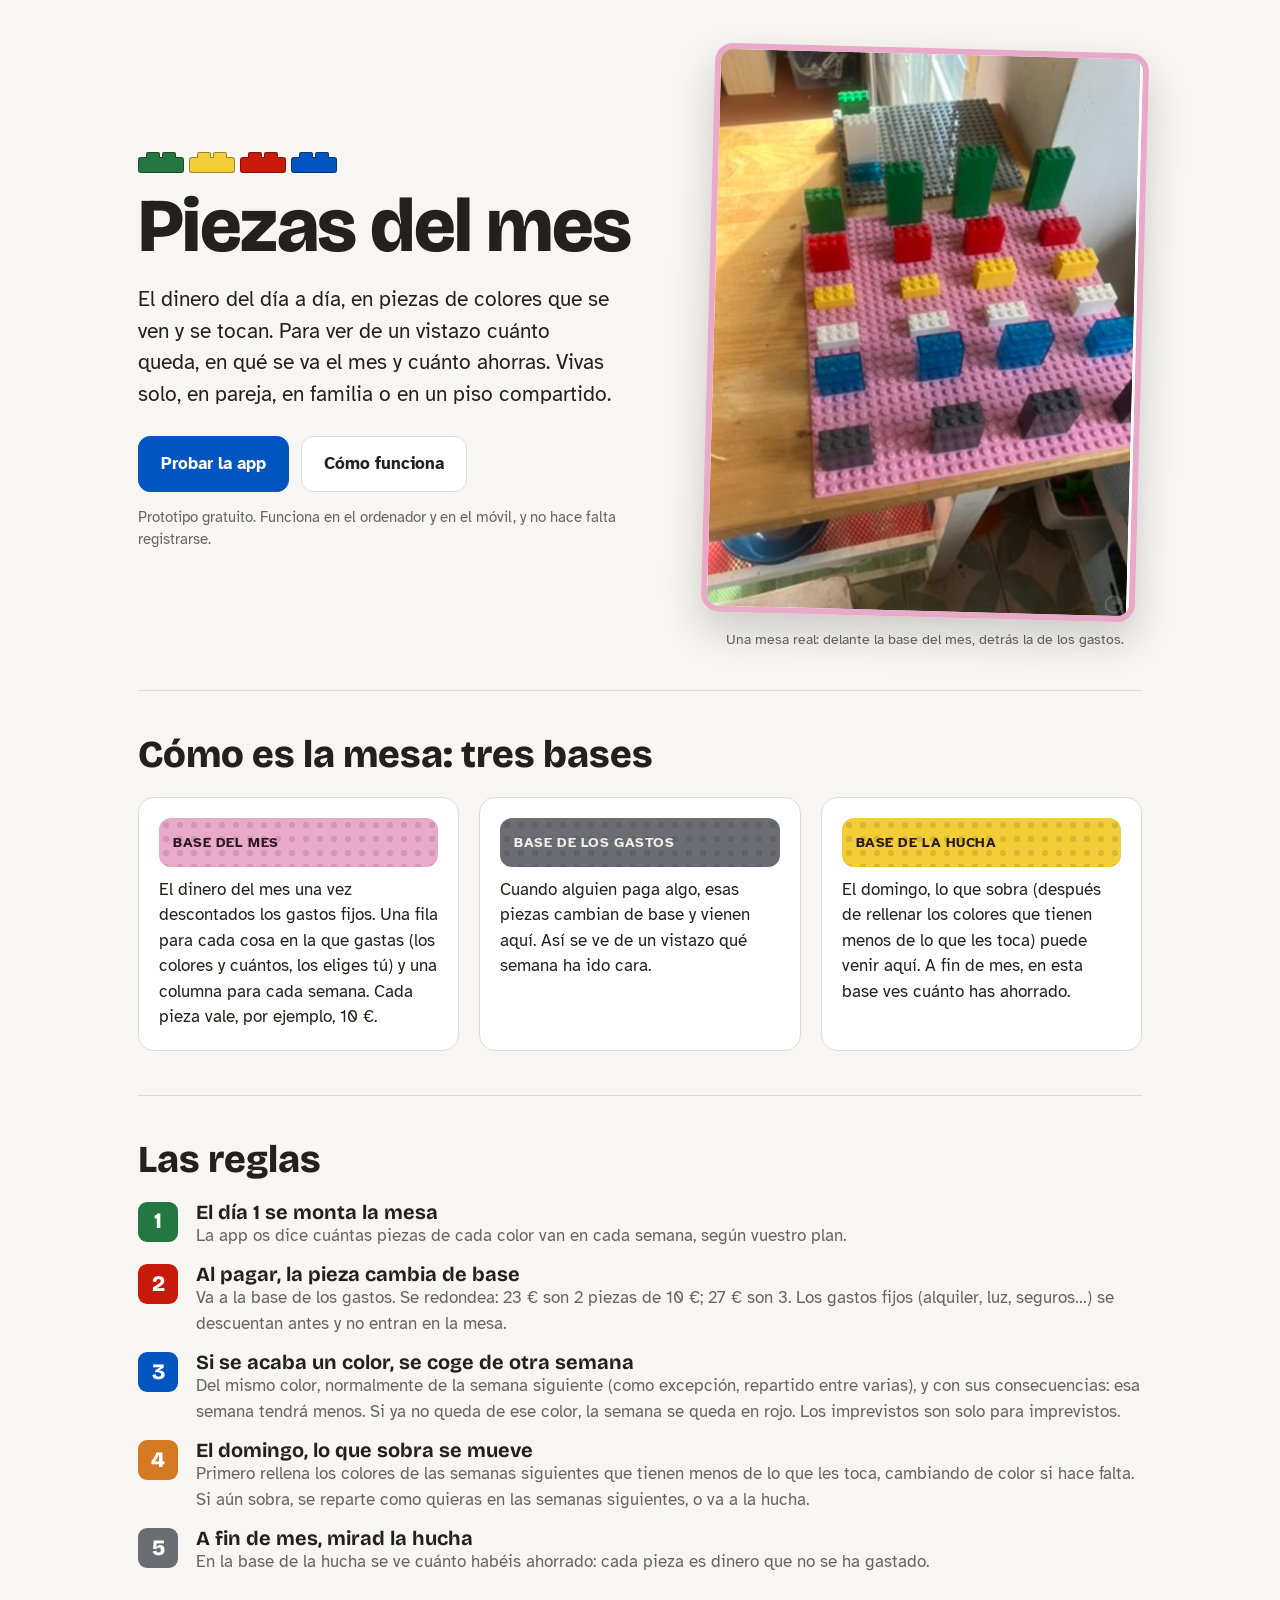
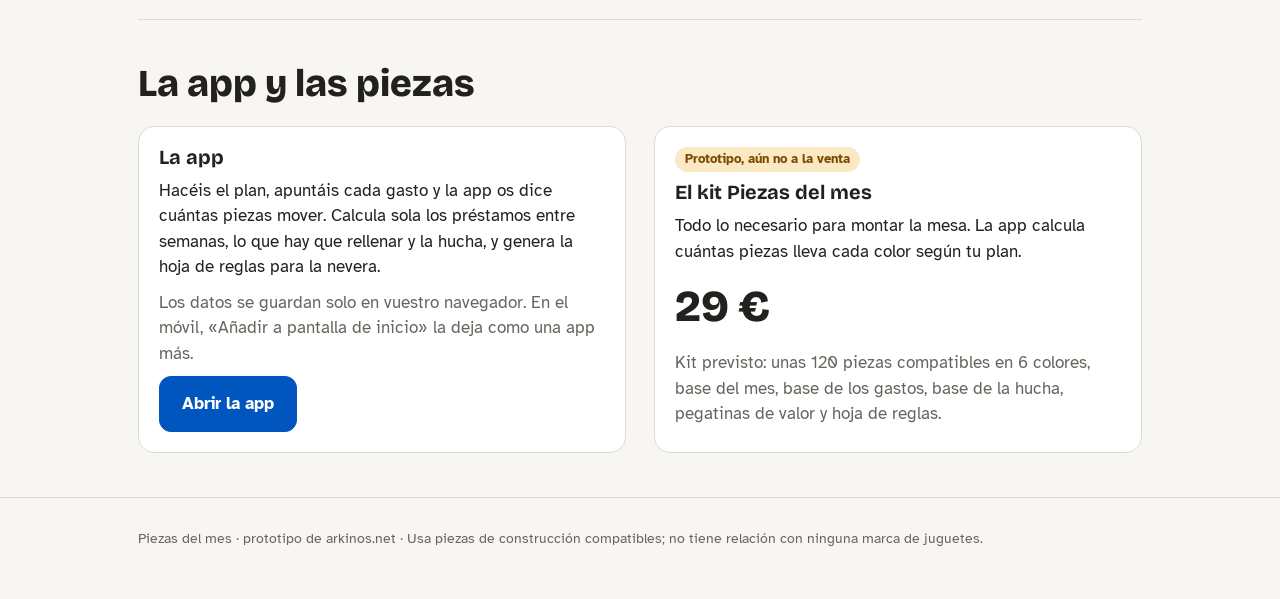
<file: index.html>
<!doctype html>
<html lang="es">
<head>
<meta charset="utf-8">
<meta name="viewport" content="width=device-width, initial-scale=1, viewport-fit=cover">
<title>Piezas del mes</title>
<meta name="description" content="El dinero del día a día en piezas de colores que se ven y se tocan. Para quien viva solo, en pareja, en familia o en un piso compartido.">
<meta property="og:title" content="Piezas del mes">
<meta property="og:description" content="El dinero del día a día en piezas de colores que se ven y se tocan.">
<meta property="og:image" content="mesa-real.jpg">
<meta name="theme-color" content="#e9a9c9">
<link rel="icon" href="icono-192.png">
<link rel="apple-touch-icon" href="icono-180.png">
<link rel="manifest" href="manifest.webmanifest">
<link rel="preconnect" href="https://fonts.googleapis.com">
<link rel="stylesheet" href="https://fonts.googleapis.com/css2?family=Bricolage+Grotesque:opsz,wght@12..96,500;12..96,700;12..96,800&family=Atkinson+Hyperlegible:wght@400;700&display=swap">
<style>
:root{--bg:#f7f6f2;--panel:#fff;--fg:#22211d;--muted:#67655d;--line:#dedbd1;--pink:#e9a9c9;--grey:#6b6d72;--accent:#0055bf;--accent-fg:#fff;
  --display:"Bricolage Grotesque",ui-rounded,system-ui,sans-serif;--body:"Atkinson Hyperlegible",system-ui,-apple-system,"Segoe UI",sans-serif;color-scheme:light}
@media (prefers-color-scheme:dark){:root{--bg:#17181b;--panel:#212226;--fg:#f0efea;--muted:#a6a49c;--line:#383940;--accent:#5a9bff;--accent-fg:#0c1220;color-scheme:dark}}
*{box-sizing:border-box}
html,body{margin:0}
body{background:var(--bg);color:var(--fg);font:17px/1.5 var(--body)}
.w{max-width:1040px;margin:0 auto;padding-left:max(18px,env(safe-area-inset-left,0px));padding-right:max(18px,env(safe-area-inset-right,0px))}
h1,h2,h3{font-family:var(--display);line-height:1.05;margin:0;text-wrap:balance}
h1{font-size:clamp(40px,7vw,76px);font-weight:800;letter-spacing:-.02em}
h2{font-size:clamp(26px,4vw,38px);font-weight:800}
h3{font-size:20px}
p{margin:0}
.muted{color:var(--muted)}
.hero{padding-block:48px 40px;display:grid;grid-template-columns:1.1fr .9fr;gap:40px;align-items:center}
.hero>*{min-width:0}
.lead{font-size:21px;margin-top:18px;max-width:34ch}
.cta{display:flex;gap:12px;flex-wrap:wrap;margin-top:26px}
.btn{display:inline-block;font-weight:700;text-decoration:none;padding:14px 22px;border-radius:12px;border:1px solid var(--line);color:var(--fg);background:var(--panel)}
.btn.primary{background:var(--accent);color:var(--accent-fg);border-color:var(--accent)}
.btn:focus-visible{outline:3px solid var(--accent);outline-offset:3px}
figure{margin:0}
.photo{border-radius:18px;overflow:hidden;border:6px solid var(--pink);transform:rotate(1.5deg);box-shadow:0 18px 40px rgba(0,0,0,.18)}
.photo img{display:block;width:100%;height:auto}
figcaption{font-size:14px;color:var(--muted);margin-top:12px;text-align:center}
section{padding-block:44px;border-top:1px solid var(--line)}
.two{display:grid;grid-template-columns:repeat(2,minmax(0,1fr));gap:28px;margin-top:22px}
.two.three{grid-template-columns:repeat(3,minmax(0,1fr));gap:20px}
.card{background:var(--panel);border:1px solid var(--line);border-radius:16px;padding:20px;display:grid;gap:10px;align-content:start}
.plate{border-radius:12px;padding:14px;background-color:var(--c);background-image:radial-gradient(circle,rgba(0,0,0,.1) 0 3px,transparent 3.5px);background-size:14px 14px;color:#2b1a22;font-weight:700;font-size:14px;letter-spacing:.04em;text-transform:uppercase}
.rules{list-style:none;margin:22px 0 0;padding:0;display:grid;gap:16px;counter-reset:r}
.rules li{display:grid;grid-template-columns:44px 1fr;gap:14px;align-items:start}
.rules li::before{counter-increment:r;content:counter(r);font-family:var(--display);font-weight:800;font-size:22px;width:40px;height:40px;border-radius:9px;display:grid;place-items:center;color:#fff;background:var(--b)}
.rules li:nth-child(1){--b:#237841}.rules li:nth-child(2){--b:#c91a09}.rules li:nth-child(3){--b:#0055bf}.rules li:nth-child(4){--b:#d67923}.rules li:nth-child(5){--b:#6b6d72}
.price{font-family:var(--display);font-size:44px;font-weight:800}
.pill{display:inline-block;font-size:13px;font-weight:700;padding:3px 10px;border-radius:999px;background:#fbe9c4;color:#7a4b00;justify-self:start}
footer{padding-block:30px 50px;border-top:1px solid var(--line);font-size:14px;color:var(--muted)}
.brick{--c:#999;display:inline-block;position:relative;width:46px;height:16px;border-radius:3px;background:var(--c);border:1px solid rgba(0,0,0,.35);margin-top:6px;vertical-align:bottom}
.brick::before,.brick::after{content:"";position:absolute;top:-6px;width:12px;height:5px;border-radius:2px 2px 0 0;background:var(--c);border:1px solid rgba(0,0,0,.35);border-bottom:0}
.brick::before{left:7px}.brick::after{right:7px}
@media (max-width:760px){.hero,.two,.two.three{grid-template-columns:1fr}.hero{padding-top:28px}.photo{transform:none}}
</style>
</head>
<body>
<div class="w">
  <header class="hero">
    <div>
      <p><span class="brick" style="--c:#237841"></span> <span class="brick" style="--c:#f2cd37"></span> <span class="brick" style="--c:#c91a09"></span> <span class="brick" style="--c:#0055bf"></span></p>
      <h1 style="margin-top:14px">Piezas del mes</h1>
      <p class="lead">El dinero del día a día, en piezas de colores que se ven y se tocan. Para ver de un vistazo cuánto queda, en qué se va el mes y cuánto ahorras. Vivas solo, en pareja, en familia o en un piso compartido.</p>
      <div class="cta">
        <a class="btn primary" href="app.html">Probar la app</a>
        <a class="btn" href="#como">Cómo funciona</a>
      </div>
      <p class="muted" style="margin-top:14px;font-size:15px">Prototipo gratuito. Funciona en el ordenador y en el móvil, y no hace falta registrarse.</p>
    </div>
    <figure>
      <div class="photo"><img src="mesa-real.jpg" width="599" height="791" alt="La base del mes, rosa, con piezas de colores en filas y columnas, y detrás la base gris de los gastos"></div>
      <figcaption>Una mesa real: delante la base del mes, detrás la de los gastos.</figcaption>
    </figure>
  </header>

  <section id="como">
    <h2>Cómo es la mesa: tres bases</h2>
    <div class="two three">
      <div class="card">
        <div class="plate" style="--c:#e9a9c9">Base del mes</div>
        <p>El dinero del mes una vez descontados los gastos fijos. Una fila para cada cosa en la que gastas (los colores y cuántos, los eliges tú) y una columna para cada semana. Cada pieza vale, por ejemplo, 10 €.</p>
      </div>
      <div class="card">
        <div class="plate" style="--c:#6b6d72;color:#f0efea">Base de los gastos</div>
        <p>Cuando alguien paga algo, esas piezas cambian de base y vienen aquí. Así se ve de un vistazo qué semana ha ido cara.</p>
      </div>
      <div class="card">
        <div class="plate" style="--c:#f2cd37">Base de la hucha</div>
        <p>El domingo, lo que sobra (después de rellenar los colores que tienen menos de lo que les toca) puede venir aquí. A fin de mes, en esta base ves cuánto has ahorrado.</p>
      </div>
    </div>
  </section>

  <section>
    <h2>Las reglas</h2>
    <ol class="rules">
      <li><div><h3>El día 1 se monta la mesa</h3><p class="muted">La app os dice cuántas piezas de cada color van en cada semana, según vuestro plan.</p></div></li>
      <li><div><h3>Al pagar, la pieza cambia de base</h3><p class="muted">Va a la base de los gastos. Se redondea: 23 € son 2 piezas de 10 €; 27 € son 3. Los gastos fijos (alquiler, luz, seguros…) se descuentan antes y no entran en la mesa.</p></div></li>
      <li><div><h3>Si se acaba un color, se coge de otra semana</h3><p class="muted">Del mismo color, normalmente de la semana siguiente (como excepción, repartido entre varias), y con sus consecuencias: esa semana tendrá menos. Si ya no queda de ese color, la semana se queda en rojo. Los imprevistos son solo para imprevistos.</p></div></li>
      <li><div><h3>El domingo, lo que sobra se mueve</h3><p class="muted">Primero rellena los colores de las semanas siguientes que tienen menos de lo que les toca, cambiando de color si hace falta. Si aún sobra, se reparte como quieras en las semanas siguientes, o va a la hucha.</p></div></li>
      <li><div><h3>A fin de mes, mirad la hucha</h3><p class="muted">En la base de la hucha se ve cuánto habéis ahorrado: cada pieza es dinero que no se ha gastado.</p></div></li>
    </ol>
  </section>

  <section>
    <h2>La app y las piezas</h2>
    <div class="two">
      <div class="card">
        <h3>La app</h3>
        <p>Hacéis el plan, apuntáis cada gasto y la app os dice cuántas piezas mover. Calcula sola los préstamos entre semanas, lo que hay que rellenar y la hucha, y genera la hoja de reglas para la nevera.</p>
        <p class="muted">Los datos se guardan solo en vuestro navegador. En el móvil, «Añadir a pantalla de inicio» la deja como una app más.</p>
        <a class="btn primary" href="app.html" style="justify-self:start">Abrir la app</a>
      </div>
      <div class="card">
        <span class="pill">Prototipo, aún no a la venta</span>
        <h3>El kit Piezas del mes</h3>
        <p>Todo lo necesario para montar la mesa. La app calcula cuántas piezas lleva cada color según tu plan.</p>
        <p class="price">29 €</p>
        <p class="muted">Kit previsto: unas 120 piezas compatibles en 6 colores, base del mes, base de los gastos, base de la hucha, pegatinas de valor y hoja de reglas.</p>
      </div>
    </div>
  </section>
</div>
<footer><div class="w">Piezas del mes · prototipo de arkinos.net · Usa piezas de construcción compatibles; no tiene relación con ninguna marca de juguetes.</div></footer>
<script>if("serviceWorker" in navigator&&location.protocol.startsWith("http"))navigator.serviceWorker.register("sw.js").catch(()=>{});</script>
</body>
</html>
</file>
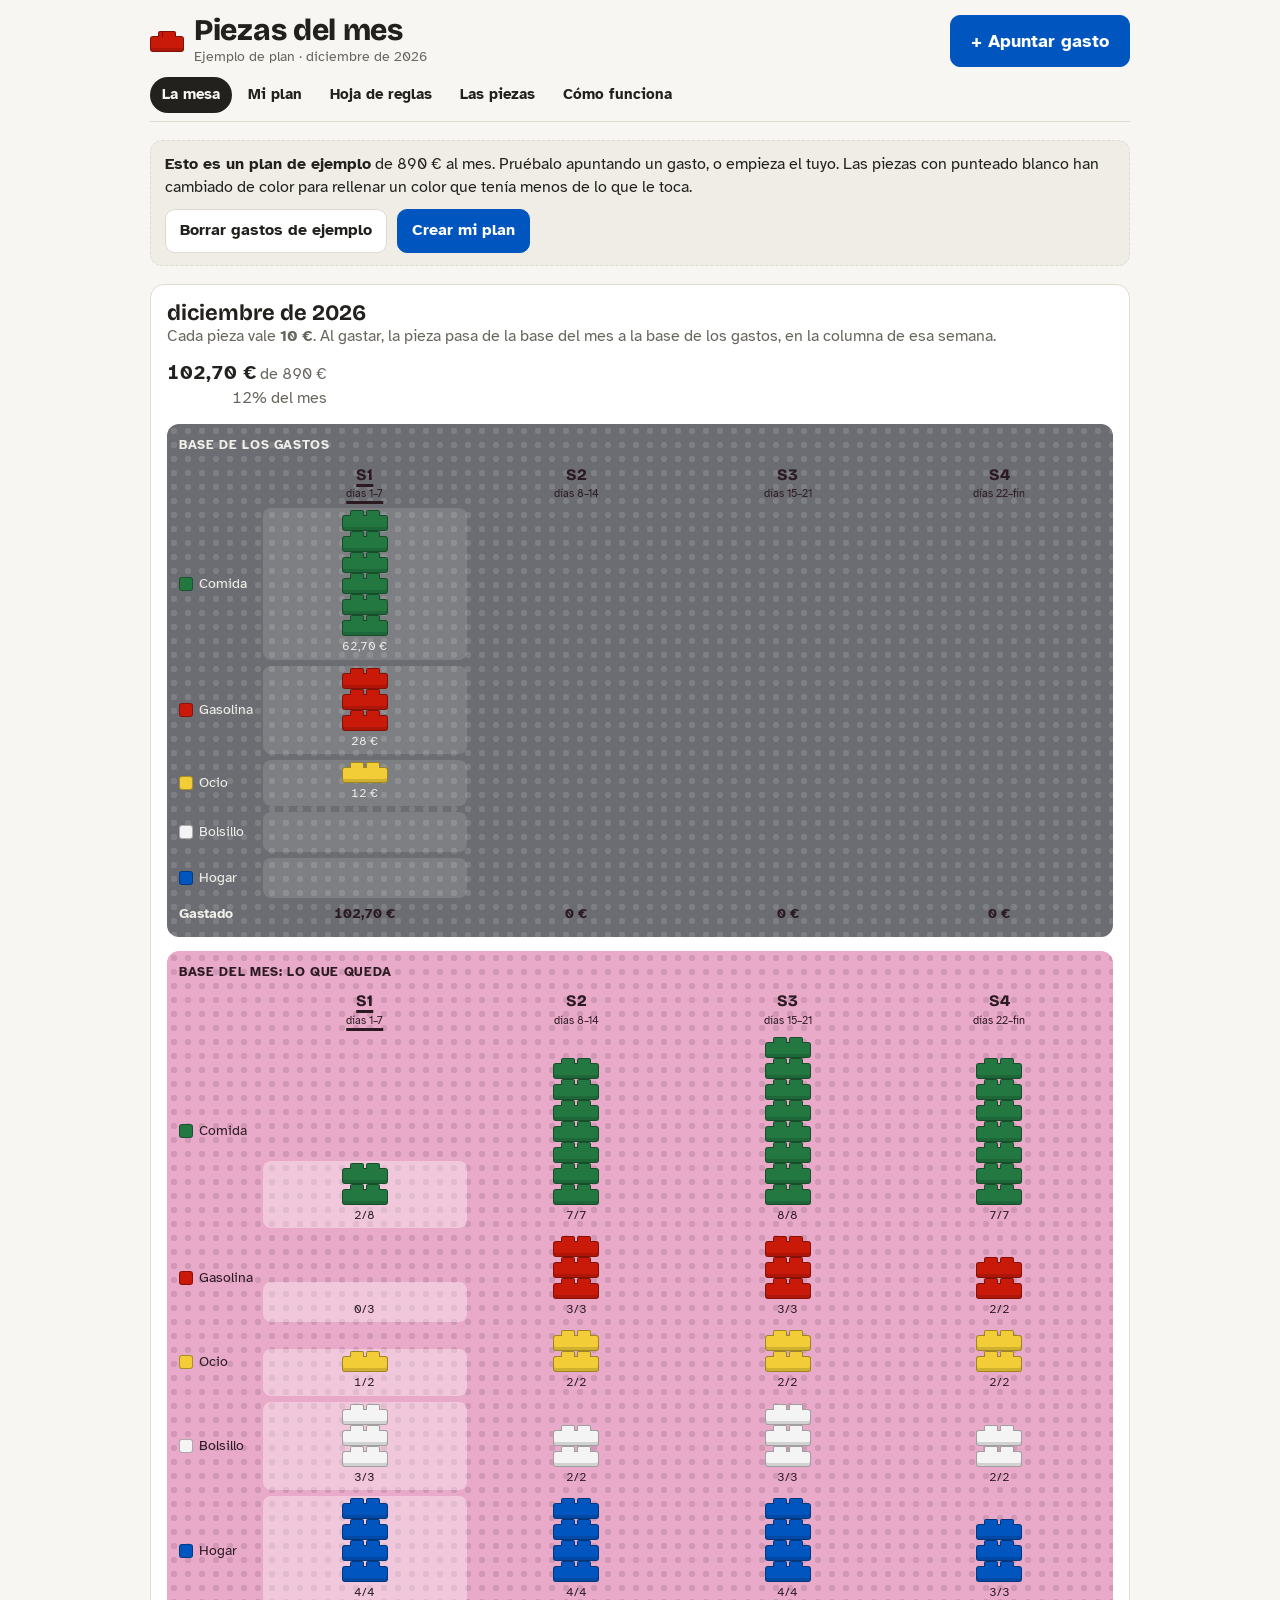
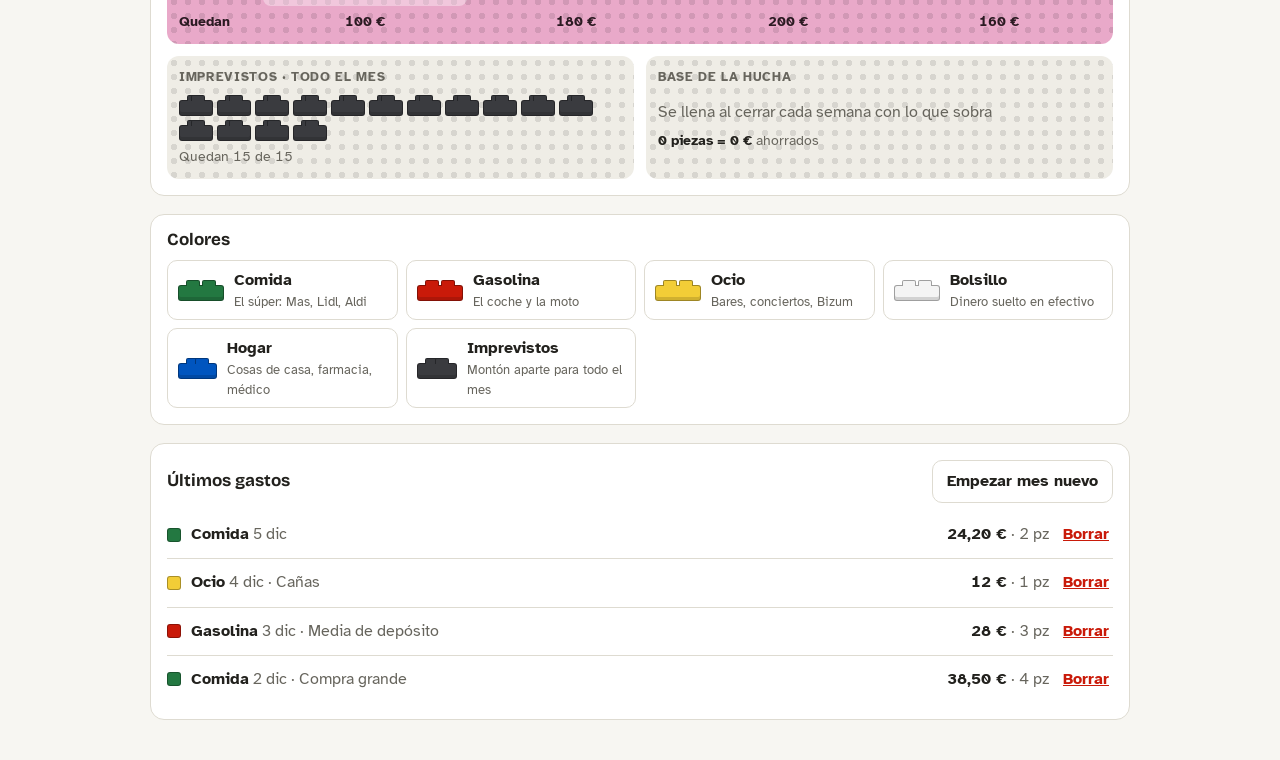
<file: app.html>
<!doctype html>
<html lang="es">
<head>
<meta charset="utf-8">
<meta name="viewport" content="width=device-width, initial-scale=1, viewport-fit=cover">
<meta name="theme-color" content="#e9a9c9">
<link rel="manifest" href="manifest.webmanifest">
<link rel="icon" href="icono-192.png">
<link rel="apple-touch-icon" href="icono-180.png">
<meta name="apple-mobile-web-app-capable" content="yes">
<meta name="mobile-web-app-capable" content="yes">
<meta name="apple-mobile-web-app-title" content="Piezas del mes">
<style>html{color-scheme:light}:root{padding-top:env(safe-area-inset-top,0px);padding-bottom:env(safe-area-inset-bottom,0px)}body{margin:0}img{max-width:100%}[hidden]{display:none!important}</style>
<title>Piezas del mes</title>
<link rel="preconnect" href="https://fonts.googleapis.com">
<link rel="stylesheet" href="https://fonts.googleapis.com/css2?family=Bricolage+Grotesque:opsz,wght@12..96,500;12..96,700;12..96,800&family=Atkinson+Hyperlegible:wght@400;700&display=swap">
<style>
/* Layout: una barra de pestañas arriba, la mesa con sus tres bases como protagonista, el resto en paneles de una columna */
:root{
  --bg:#f7f6f2; --panel:#ffffff; --fg:#22211d; --muted:#67655d; --line:#dedbd1; --soft:#efede6;
  --accent:#0055bf; --accent-fg:#ffffff; --good:#237841; --warn:#b06a00; --bad:#c91a09;
  --ghost:rgba(34,33,29,.22);
  --display:"Bricolage Grotesque",ui-rounded,system-ui,sans-serif;
  --body:"Atkinson Hyperlegible",system-ui,-apple-system,"Segoe UI",sans-serif;
}
@media (prefers-color-scheme: dark){:root:not([data-theme="light"]){
  --bg:#17181b; --panel:#212226; --fg:#f0efea; --muted:#a6a49c; --line:#383940; --soft:#2a2b30;
  --accent:#5a9bff; --accent-fg:#0c1220; --good:#4fb26f; --warn:#e3a33a; --bad:#ff6b5a; --ghost:rgba(240,239,234,.25); color-scheme:dark}}
:root[data-theme="dark"]{
  --bg:#17181b; --panel:#212226; --fg:#f0efea; --muted:#a6a49c; --line:#383940; --soft:#2a2b30;
  --accent:#5a9bff; --accent-fg:#0c1220; --good:#4fb26f; --warn:#e3a33a; --bad:#ff6b5a; --ghost:rgba(240,239,234,.25); color-scheme:dark}
*{box-sizing:border-box}
body{background:var(--bg);color:var(--fg);font:16px/1.45 var(--body);
  padding-left:max(16px,env(safe-area-inset-left,0px));padding-right:max(16px,env(safe-area-inset-right,0px));padding-block:0 40px}
.wrap{max-width:980px;margin:0 auto}
h1,h2,h3{font-family:var(--display);text-wrap:balance;margin:0;line-height:1.1}
h1{font-size:30px;font-weight:800;letter-spacing:-.01em}
h2{font-size:22px;font-weight:700}
h3{font-size:17px;font-weight:700}
p{margin:0}
.muted{color:var(--muted)}
.num{font-variant-numeric:tabular-nums}
header.top{position:sticky;top:env(safe-area-inset-top,0px);z-index:5;background:var(--bg);padding-block:14px 8px;border-bottom:1px solid var(--line)}
body::before{content:"";position:fixed;inset:0 0 auto;height:env(safe-area-inset-top,0px);z-index:10;background:var(--bg)}
.brand{display:flex;align-items:center;gap:10px;flex-wrap:wrap;justify-content:space-between}
.brand .logo{display:flex;gap:10px;align-items:center}
nav.tabs{display:flex;gap:4px;margin-top:10px;overflow-x:auto;scrollbar-width:none}
nav.tabs a{flex:none;padding:7px 12px;border-radius:999px;color:var(--fg);text-decoration:none;font-weight:700;font-size:15px}
nav.tabs a[aria-current="page"]{background:var(--fg);color:var(--bg)}
nav.tabs a:focus-visible,button:focus-visible,input:focus-visible,select:focus-visible{outline:3px solid var(--accent);outline-offset:2px}
main{padding-top:18px;display:grid;gap:18px}
main>*,.panel{min-width:0}
.panel{background:var(--panel);border:1px solid var(--line);border-radius:14px;padding:16px}
.row{display:flex;gap:10px;flex-wrap:wrap;align-items:center}
.between{justify-content:space-between}
button,.btn{font:inherit;font-weight:700;border:1px solid var(--line);background:var(--panel);color:var(--fg);padding:9px 14px;border-radius:10px;cursor:pointer}
button.primary{background:var(--accent);color:var(--accent-fg);border-color:var(--accent)}
button.big{font-size:18px;padding:12px 20px}
button.link{border:0;background:none;padding:4px;color:var(--accent);text-decoration:underline}
button.danger{color:var(--bad)}
input,select{font:inherit;color:var(--fg);background:var(--bg);border:1px solid var(--line);border-radius:8px;padding:8px 10px;min-width:0}
input[type=number]{width:96px}
label.f{display:grid;gap:4px;font-weight:700;font-size:14px}
.banner{background:var(--soft);border:1px dashed var(--line);border-radius:12px;padding:12px 14px;display:flex;gap:10px;flex-wrap:wrap;align-items:center;justify-content:space-between}

/* Piezas: los colores son de plástico, iguales en los dos temas */
.brick{--c:#999;display:inline-block;position:relative;width:46px;height:16px;border-radius:3px;background:var(--c);
  border:1px solid rgba(0,0,0,.35);margin-top:6px;box-shadow:inset 0 -3px 0 rgba(0,0,0,.14);-webkit-print-color-adjust:exact;print-color-adjust:exact}
.brick::before,.brick::after{content:"";position:absolute;top:-6px;width:12px;height:5px;border-radius:2px 2px 0 0;background:var(--c);border:1px solid rgba(0,0,0,.35);border-bottom:0}
.brick::before{left:7px}.brick::after{right:7px}
.brick.ghost{background:transparent;border:1.5px dashed var(--ghost);box-shadow:none}
.brick.ghost::before,.brick.ghost::after{background:transparent;border-color:var(--ghost);border-style:dashed}
.brick.sm{width:28px;height:13px;margin:6px 1px 0}
.brick.sm::before,.brick.sm::after{width:7px;left:auto}
.brick.sm::before{left:4px}.brick.sm::after{right:4px}
.brick.new{animation:drop .35s ease-out both}
@keyframes drop{from{transform:translateY(-14px);opacity:.3}to{transform:none;opacity:1}}
@media (prefers-reduced-motion:reduce){.brick.new{animation:none}}

/* Mesa */
.table{display:grid;grid-template-columns:repeat(6,minmax(0,1fr));gap:10px;align-items:end;overflow-x:auto;padding-bottom:4px}
.tower{display:flex;flex-direction:column;align-items:center;gap:6px;min-width:64px}
.stack{display:flex;flex-direction:column-reverse;align-items:center;gap:0;min-height:60px;padding:6px 6px 0;border-radius:10px 10px 0 0}
.stack .brick{margin-top:6px}
.base{width:100%;height:10px;border-radius:3px;background:var(--fg);opacity:.85}
.tower .tl{font-weight:700;font-family:var(--display);font-size:16px}
.tower .ts{font-size:13px;color:var(--muted);text-align:center}
.tower.now .stack{background:var(--soft);outline:2px solid var(--accent);outline-offset:-2px}
.tower.now .tl::after{content:" · ahora";color:var(--accent)}
.tower.done{opacity:.65}
.pill{display:inline-block;font-size:12px;font-weight:700;padding:2px 8px;border-radius:999px;background:var(--soft)}
.pill.good{color:var(--good)}.pill.warn{color:var(--warn)}.pill.bad{color:var(--bad)}
@media (max-width:640px){
  .table{grid-template-columns:repeat(3,minmax(0,1fr));row-gap:18px}
  .brick{width:38px;height:13px}
  .stack .brick{margin-top:5px}
  header.top{position:static}
  button.big{font-size:16px;padding:10px 14px}
  h1{font-size:24px}
}


/* Placas como en la mesa: delante filas de colores × semanas, detrás lo gastado */
.plate{--stud:rgba(0,0,0,.10);border-radius:12px;padding:12px;margin-top:14px;overflow-x:auto;
  background-color:var(--pc);background-image:radial-gradient(circle at 50% 50%,var(--stud) 0 3px,transparent 3.5px);background-size:14px 14px}
.plate.plan{--pc:#e9a9c9}
.plate.gastado{--pc:#6b6d72;--stud:rgba(255,255,255,.12)}
.plate.side{--pc:var(--soft);margin-top:0}
.plabel{font-weight:700;font-size:13px;text-transform:uppercase;letter-spacing:.05em;margin-bottom:8px;color:#2b1a22}
.gastado .plabel{color:#f0efea}
.side .plabel{color:var(--muted)}
.grid{display:grid;grid-template-columns:minmax(76px,auto) repeat(4,minmax(64px,1fr));gap:6px 8px;align-items:end;min-width:360px}
.gl{display:flex;gap:6px;align-items:center;font-size:14px;color:#2b1a22;align-self:center}
.gastado .gl{color:#f0efea}
.gh{font-family:var(--display);font-weight:800;text-align:center;color:#2b1a22;font-size:16px}
.gh small{display:block;font-family:var(--body);font-weight:400;font-size:11px}
.gh.now{text-decoration:underline 3px;text-underline-offset:4px}
.gc{display:flex;flex-direction:column;align-items:center;justify-content:flex-end;gap:2px;min-height:40px;border-radius:8px;padding:2px 0 4px}
.gc.now{background:rgba(255,255,255,.35)}
.gastado .gc.now{background:rgba(255,255,255,.12)}
.gc.done{opacity:.7}
.pile{display:flex;flex-direction:column-reverse;align-items:center}
.pile .brick{margin-top:5px}
.brick.conv{outline:2px dotted #fff;outline-offset:-4px}
.pile.row{flex-direction:row;flex-wrap:wrap;gap:4px;align-items:flex-end;min-height:30px}
.pile.row .brick{width:34px}
.cnt{font-size:12px;color:#2b1a22}
.gastado .cnt{color:#f0efea}
.gf{text-align:center;font-size:14px;color:#2b1a22;display:grid;gap:2px;justify-items:center}
.extras{display:grid;grid-template-columns:repeat(auto-fit,minmax(240px,1fr));gap:12px;margin-top:12px}
.extras p{font-size:14px;margin-top:6px}
@media (max-width:640px){.grid .brick{width:34px;height:12px}.grid{grid-template-columns:62px repeat(4,minmax(52px,1fr));gap:4px 4px}.gl span:last-child{font-size:12px}}

/* Leyenda y listas */
.legend{display:grid;grid-template-columns:repeat(auto-fill,minmax(210px,1fr));gap:8px}
.leg{display:flex;gap:10px;align-items:center;border:1px solid var(--line);border-radius:10px;padding:8px 10px;min-width:0}
.leg small{display:block;color:var(--muted)}
.list{display:grid;gap:0}
.item{display:grid;grid-template-columns:auto 1fr auto auto;gap:10px;align-items:center;padding:8px 0;border-bottom:1px solid var(--line)}
.item:last-child{border-bottom:0}
.dot{width:14px;height:14px;border-radius:3px;border:1px solid rgba(0,0,0,.3);background:var(--c)}

/* Tablas */
.tw{overflow-x:auto}
table{border-collapse:collapse;width:100%;font-variant-numeric:tabular-nums}
th,td{padding:8px 6px;border-bottom:1px solid var(--line);text-align:left;vertical-align:middle}
th{font-size:13px;text-transform:uppercase;letter-spacing:.04em;color:var(--muted);font-weight:700}
td.r,th.r{text-align:right}
tfoot td{font-weight:700}

/* Selector de color */
.swatches{display:flex;gap:6px;flex-wrap:wrap}
.sw{width:30px;height:30px;border-radius:6px;border:2px solid transparent;background:var(--c);box-shadow:inset 0 0 0 1px rgba(0,0,0,.3);padding:0;cursor:pointer}
.sw[aria-pressed="true"]{border-color:var(--fg);outline:2px solid var(--panel);outline-offset:-4px}
.catpick{display:grid;grid-template-columns:repeat(auto-fill,minmax(130px,1fr));gap:8px}
.catpick button{display:flex;gap:8px;align-items:center;text-align:left;font-weight:700}
.catpick button[aria-pressed="true"]{border-color:var(--fg);box-shadow:0 0 0 2px var(--fg) inset}

/* Ventana de gasto */
.overlay{position:fixed;inset:0;background:rgba(0,0,0,.45);z-index:20;display:grid;place-items:end center;padding:16px}
.sheet{background:var(--panel);color:var(--fg);border-radius:16px;padding:18px;width:min(520px,100%);max-height:90vh;overflow:auto;display:grid;gap:14px;
  margin-bottom:env(safe-area-inset-bottom,0px)}
@media (min-width:700px){.overlay{place-items:center}}
.preview{font-size:15px;min-height:40px}

/* Hoja imprimible */
.sheet-print .brick{width:30px;height:14px}
.rules{padding-left:22px;display:grid;gap:8px;margin:0}
.kit{display:grid;grid-template-columns:repeat(auto-fit,minmax(280px,1fr));gap:14px}
.price{font-family:var(--display);font-size:34px;font-weight:800}
.steps{display:grid;gap:12px;counter-reset:s;margin:0;padding:0;list-style:none}
.steps li{display:grid;grid-template-columns:36px 1fr;gap:10px;align-items:start}
.steps li::before{counter-increment:s;content:counter(s);font-family:var(--display);font-weight:800;font-size:20px;width:32px;height:32px;border-radius:8px;display:grid;place-items:center;background:var(--fg);color:var(--bg)}
.toast{position:fixed;left:50%;transform:translateX(-50%);bottom:calc(16px + env(safe-area-inset-bottom,0px));background:var(--fg);color:var(--bg);padding:10px 16px;border-radius:999px;font-weight:700;z-index:30}
</style>

</head>
<body>
<div class="wrap">
<header class="top">
  <div class="brand">
    <div class="logo"><a href="index.html" style="color:inherit;text-decoration:none;display:flex;gap:10px;align-items:center" aria-label="Volver a la portada">
      <span class="brick" style="--c:#c91a09;width:34px" aria-hidden="true"></span>
      <div><h1>Piezas del mes</h1><p class="muted" id="fam" style="font-size:14px"></p></div></a>
    </div>
    <button class="primary big" id="addBtn" type="button">+ Apuntar gasto</button>
  </div>
  <nav class="tabs" aria-label="Secciones">
    <a href="#mesa">La mesa</a>
    <a href="#plan">Mi plan</a>
    <a href="#hoja">Hoja de reglas</a>
    <a href="#kit">Las piezas</a>
    <a href="#como">Cómo funciona</a>
  </nav>
</header>
<main id="view"></main>
</div>
<div id="modal"></div>
<div id="toast" class="toast" hidden></div>

<script>
const COLORS={
  verde:{hex:'#237841',name:'Verde'}, amarillo:{hex:'#f2cd37',name:'Amarillo'}, rojo:{hex:'#c91a09',name:'Rojo'},
  blanco:{hex:'#f4f4f4',name:'Blanco'}, azul:{hex:'#0055bf',name:'Azul'}, gris:{hex:'#3a3b3f',name:'Gris oscuro'}, marron:{hex:'#7c5034',name:'Marrón'},
  naranja:{hex:'#d67923',name:'Naranja'}, negro:{hex:'#2a2a2a',name:'Negro'}, rosa:{hex:'#e4adc8',name:'Rosa'},
  lila:{hex:'#8a5ab8',name:'Lila'}, celeste:{hex:'#6fb6e6',name:'Celeste'}, lima:{hex:'#a5ca18',name:'Lima'}
};
const MONTHS=['enero','febrero','marzo','abril','mayo','junio','julio','agosto','septiembre','octubre','noviembre','diciembre'];
const KEY='torres-del-mes-v1';
const pad=n=>String(n).padStart(2,'0');
const todayISO=()=>{const d=new Date();return `${d.getFullYear()}-${pad(d.getMonth()+1)}-${pad(d.getDate())}`};
const monthOf=iso=>iso.slice(0,7);
const uid=()=>Math.random().toString(36).slice(2,9);
const eur=n=>new Intl.NumberFormat('es-ES',{style:'currency',currency:'EUR',maximumFractionDigits:n%1?2:0}).format(n);
const esc=s=>String(s).replace(/[&<>"]/g,c=>({'&':'&amp;','<':'&lt;','>':'&gt;','"':'&quot;'}[c]));

function sampleState(){
  const m=monthOf(todayISO());
  return {
    sample:true, family:'Ejemplo de plan', value:10, month:m,
    cats:[
      {id:'comida',name:'Comida',desc:'El súper: Mas, Lidl, Aldi',color:'verde',amount:300},
      {id:'gasolina',name:'Gasolina',desc:'El coche y la moto',color:'rojo',amount:110},
      {id:'ocio',name:'Ocio',desc:'Bares, conciertos, Bizum',color:'amarillo',amount:80},
      {id:'bolsillo',name:'Bolsillo',desc:'Dinero suelto en efectivo',color:'blanco',amount:100},
      {id:'hogar',name:'Hogar',desc:'Cosas de casa, farmacia, médico',color:'azul',amount:150}
    ],
    impr:{on:true,amount:150,color:'gris',name:'Imprevistos',desc:'Lo que no esperábamos (taller…)'},
    spends:[
      {id:uid(),date:`${m}-02`,cat:'comida',amount:38.5,note:'Compra grande'},
      {id:uid(),date:`${m}-03`,cat:'gasolina',amount:28,note:'Media de depósito'},
      {id:uid(),date:`${m}-04`,cat:'ocio',amount:12,note:'Cañas'},
      {id:uid(),date:`${m}-05`,cat:'comida',amount:24.2,note:''},
    ],
    history:[], moves:[], spareP:20
  };
}
let S;
try{S=JSON.parse(localStorage.getItem(KEY))}catch(e){S=null}
if(!S||!S.cats||S.sample)S=sampleState();
S.moves=S.moves||[];S.spareP=S.spareP||20;
function save(){try{localStorage.setItem(KEY,JSON.stringify(S))}catch(e){}}

/* ---------- Cálculos ---------- */
const W=4;
const weekOfDay=d=>d<=7?0:d<=14?1:d<=21?2:3;
const WEEK_LABEL=['Semana 1','Semana 2','Semana 3','Semana 4'];
const WEEK_DAYS=['días 1–7','días 8–14','días 15–21','días 22–fin'];
function bricksFor(amount){return Math.max(0,Math.round(amount/S.value))}
function split(n){ // reparte n piezas en 4 torres, los restos primero en las semanas 1 y 3
  const base=Math.floor(n/W), r=n%W, order=[0,2,1,3], out=[base,base,base,base];
  for(let i=0;i<r;i++)out[order[i]]++; return out;
}
function daysInMonth(m){const [y,mo]=m.split('-').map(Number);return new Date(y,mo,0).getDate()}
function weekEndDay(w,m){return w<3?(w+1)*7:daysInMonth(m)}
function compute(){
  const today=todayISO(), tm=monthOf(today), tday=+today.slice(8);
  const cur = S.month===tm ? weekOfDay(tday) : (S.month<tm?4:-1); // 4 = mes ya terminado
  const weeks=[0,1,2,3].map(w=>({w,cats:{},imprUsed:0,red:0,closed: cur>w, now: cur===w}));
  for(const c of S.cats){
    const sp=split(bricksFor(c.amount));
    for(let w=0;w<W;w++){
      const eurSpent=S.spends.filter(s=>s.cat===c.id&&monthOf(s.date)===S.month&&weekOfDay(+s.date.slice(8))===w).reduce((a,s)=>a+s.amount,0);
      const used=Math.round(eurSpent/S.value);
      weeks[w].cats[c.id]={planned:sp[w],used,eur:eurSpent,own:Math.min(used,sp[w]),lent:0};
    }
  }
  const imprPlanned=S.impr.on?bricksFor(S.impr.amount):0;
  const imprEur=S.spends.filter(s=>s.cat==='impr'&&monthOf(s.date)===S.month).reduce((a,s)=>a+s.amount,0);
  let imprUsed=Math.round(imprEur/S.value);
  // Reglas: (3) si se acaba un color en una semana, se cogen piezas del mismo color de las semanas siguientes;
  // si ya no quedan de ese color, la semana queda en rojo. Los imprevistos son solo para imprevistos.
  // (4) al cerrar la semana, lo que sobra rellena primero los huecos del mismo color en las semanas siguientes,
  // luego los huecos de otros colores (la pieza "cambia de color", solo las que falten), y lo que quede va a la hucha.
  const hucha=[];
  for(const wk of weeks){wk.deficit=0;wk.fromImpr=0;wk.red=0;wk.lentAhead=0;wk.refilledOut=0;wk.toHucha=0;
    for(const id in wk.cats){const x=wk.cats[id];x.lent=0;x.borrowed=0;x.refill=[]}}
  const leftOf=x=>x.planned+x.refill.length-x.lent-x.own;
  for(let w=0;w<W;w++){
    const wk=weeks[w];
    for(const c of S.cats){
      const x=wk.cats[c.id];
      const avail=x.planned+x.refill.length-x.lent; x.own=Math.min(x.used,avail);
      let need=x.used-x.own;
      if(need>0)wk.deficit+=need;
      for(let v=w+1;v<W&&need>0;v++){const y=weeks[v].cats[c.id];const t=Math.min(y.planned+y.refill.length-y.lent,need);
        if(t>0){y.lent+=t;x.borrowed+=t;need-=t;weeks[v].lentAhead+=t}}
      wk.red+=need;
    }
    if(!wk.closed)continue;
    // Sobrantes de la semana cerrada
    const spare={}; for(const c of S.cats)spare[c.id]=leftOf(wk.cats[c.id]);
    // hueco = lo que falta para volver a tener lo planeado
    const gap=(v,id)=>{const y=weeks[v].cats[id];return Math.max(0,y.planned-(y.planned+y.refill.length-y.lent))};
    const give=(from,v,id)=>{weeks[v].cats[id].refill.push(colorOf(from));spare[from]--;wk.cats[from].moved=(wk.cats[from].moved||0)+1;wk.refilledOut++};
    for(const c of S.cats)for(let v=w+1;v<W;v++)while(spare[c.id]>0&&gap(v,c.id)>0)give(c.id,v,c.id);
    for(let v=w+1;v<W;v++)for(const c of S.cats)while(gap(v,c.id)>0){const from=S.cats.find(o=>spare[o.id]>0);if(!from)break;give(from.id,v,c.id)}
    // Decisión de cada uno: lo que aún sobra se reparte como se quiera en las semanas siguientes, o va a la hucha
    wk.spareFree=S.cats.reduce((a,c)=>a+spare[c.id],0); wk.saved=0;
    for(const m of S.moves.filter(m=>m.from===w&&m.to>w&&m.to<W&&weeks[m.to].cats[m.cat])){
      let n=m.n; m.applied=0;
      const order=[m.cat,...S.cats.map(c=>c.id).filter(id=>id!==m.cat)];
      for(const id of order)while(n>0&&spare[id]>0){weeks[m.to].cats[m.cat].refill.push(colorOf(id));spare[id]--;n--;m.applied++;wk.saved++}
    }
    for(const c of S.cats)for(let i=0;i<spare[c.id];i++){hucha.push(c.color);wk.toHucha++}
    for(const c of S.cats){const x=wk.cats[c.id];x.closedLeft=spare[c.id]}
  }
  for(const wk of weeks){
    wk.planned=Object.values(wk.cats).reduce((a,c)=>a+c.planned,0);
    wk.left=wk.closed?0:Object.values(wk.cats).reduce((a,x)=>a+leftOf(x),0);
    wk.eur=Object.values(wk.cats).reduce((a,c)=>a+c.eur,0);
    for(const id in wk.cats){const x=wk.cats[id];x.left=wk.closed?0:leftOf(x)}
  }
  const totalPlanned=S.cats.reduce((a,c)=>a+c.amount,0)+(S.impr.on?S.impr.amount:0);
  const spentMonth=S.spends.filter(s=>monthOf(s.date)===S.month).reduce((a,s)=>a+s.amount,0);
  return {weeks,cur,imprPlanned,imprUsed,imprEur,hucha,totalPlanned,spentMonth};
}
const colorOf=id=>id==='impr'?S.impr.color:(S.cats.find(c=>c.id===id)||{}).color;
const nameOf=id=>id==='impr'?S.impr.name:(S.cats.find(c=>c.id===id)||{name:'(borrada)'}).name;
const hex=k=>(COLORS[k]||{hex:'#999'}).hex;
const brick=(color,cls='')=>`<span class="brick ${cls}" style="--c:${hex(color)}" aria-hidden="true"></span>`;
const monthLabel=m=>{const [y,mo]=m.split('-');return `${MONTHS[+mo-1]} de ${y}`};

/* ---------- Vistas ---------- */
const V={};
let lastAdded=null;
V.mesa=()=>{
  const R=compute();
  const sampleBanner=S.sample?`<div class="banner"><p><b>Esto es un plan de ejemplo</b> de 890 € al mes. Pruébalo apuntando un gasto, o empieza el tuyo. Las piezas con punteado blanco han cambiado de color para rellenar un color que tenía menos de lo que le toca.</p>
    <div class="row"><button type="button" data-act="clearSample">Borrar gastos de ejemplo</button><button class="primary" type="button" data-act="goPlan">Crear mi plan</button></div></div>`:'';
  const cell=(color,n)=>`<div class="pile">${Array.from({length:n},()=>brick(color)).join('')}</div>`;
  const head=`<div class="gl"></div>${R.weeks.map(wk=>`<div class="gh ${wk.now?'now':''}">${WEEK_LABEL[wk.w].replace('Semana ','S')}<small>${WEEK_DAYS[wk.w]}</small></div>`).join('')}`;
  const rows=S.cats.map(c=>`<div class="gl"><span class="dot" style="--c:${hex(c.color)}"></span><span>${esc(c.name)}</span></div>${R.weeks.map(wk=>{const x=wk.cats[c.id];const left=x.left;
    const other=x.refill.filter(k=>k!==c.color).slice(0,left);
    const pile=`<div class="pile">${Array.from({length:left-other.length},()=>brick(c.color)).join('')}${other.map(k=>brick(k,'conv')).join('')}</div>`;
    const lab=wk.closed?(x.moved?`→${x.moved}`:'')+(x.closedLeft?` 🐷${x.closedLeft}`:'')||'0':`${left}/${x.planned}`;
    return `<div class="gc ${wk.now?'now':''} ${wk.closed?'done':''}" aria-label="${esc(c.name)}, ${WEEK_LABEL[wk.w]}: quedan ${left} de ${x.planned}">${pile}<span class="cnt num">${lab}</span></div>`}).join('')}`).join('');
  const foot=`<div class="gl"><b>Quedan</b></div>${R.weeks.map(wk=>`<div class="gf num ${wk.now?'now':''}"><b>${wk.closed?(wk.refilledOut?`${wk.refilledOut} a rellenar`:'')+(wk.toHucha?` ${eur(wk.toHucha*S.value)} a la hucha`:'')||'nada sobró':eur(wk.left*S.value)}</b>${wk.red?`<span class="pill bad">${wk.red} en rojo</span>`:wk.deficit?`<span class="pill warn">adelantó ${wk.deficit}</span>`:wk.lentAhead?`<span class="pill warn">${wk.lentAhead} usadas antes</span>`:wk.closed?`<span class="pill good">cerrada</span>`:''}</div>`).join('')}`;
  const spentRows=S.cats.map(c=>`<div class="gl"><span class="dot" style="--c:${hex(c.color)}"></span><span>${esc(c.name)}</span></div>${R.weeks.map(wk=>{const x=wk.cats[c.id];const n=x.own+x.borrowed;
    return `<div class="gc ${wk.now?'now':''}" aria-label="${esc(c.name)}, gastado en ${WEEK_LABEL[wk.w]}: ${n} piezas">${n?`<div class="pile">${Array.from({length:n},()=>brick(c.color)).join('')}</div>`:''}<span class="cnt num">${n?eur(x.eur):''}</span></div>`}).join('')}`).join('');
  const spentFoot=`<div class="gl"><b>Gastado</b></div>${R.weeks.map(wk=>`<div class="gf num ${wk.now?'now':''}"><b>${eur(wk.eur)}</b></div>`).join('')}`;
  const spentRow=head+spentRows+spentFoot;
  let imp='';
  if(S.impr.on){for(let i=0;i<R.imprPlanned-R.imprUsed;i++)imp+=brick(S.impr.color)}
  let impSpent='';for(let i=0;i<R.imprUsed;i++)impSpent+=brick(S.impr.color);
  const hucha=R.hucha.map(c=>brick(c)).join('');
  const recent=S.spends.filter(s=>monthOf(s.date)===S.month).sort((a,b)=>b.date.localeCompare(a.date)).slice(0,12);
  const pct=R.totalPlanned?Math.round(R.spentMonth/R.totalPlanned*100):0;
  return `${sampleBanner}
  <section class="panel">
    <div class="row between"><div><h2>${monthLabel(S.month)}</h2><p class="muted">Cada pieza vale <b>${eur(S.value)}</b>. Al gastar, la pieza pasa de la base del mes a la base de los gastos, en la columna de esa semana.</p></div>
      <div class="num" style="text-align:right"><b style="font-size:20px">${eur(R.spentMonth)}</b> <span class="muted">de ${eur(R.totalPlanned)}</span><br><span class="muted">${pct}% del mes</span></div></div>
    <div class="plate gastado" aria-label="Base de los gastos"><div class="plabel">Base de los gastos</div><div class="grid">${spentRow}</div></div>
    <div class="plate plan" aria-label="Base del mes"><div class="plabel">Base del mes: lo que queda</div><div class="grid">${head}${rows}${foot}</div></div>
    <div class="extras">
      ${S.impr.on?`<div class="plate side"><div class="plabel">${esc(S.impr.name)} · todo el mes</div><div class="pile row">${imp||'<span class="muted">No queda ninguna</span>'}</div><p class="num muted">Quedan ${R.imprPlanned-R.imprUsed} de ${R.imprPlanned}${R.imprUsed?` · gastadas ${R.imprUsed}`:''}</p></div>`:''}
      <div class="plate side"><div class="plabel">Base de la hucha</div><div class="pile row">${hucha||'<span class="muted">Se llena al cerrar cada semana con lo que sobra</span>'}</div><p class="num"><b>${R.hucha.length} piezas = ${eur(R.hucha.length*S.value)}</b> <span class="muted">ahorrados</span></p></div>
    </div>
  </section>
  ${(()=>{const ws=R.weeks.filter(wk=>wk.closed&&wk.w<3&&(wk.spareFree>0||S.moves.some(m=>m.from===wk.w)));
    if(!ws.length)return '';
    return `<section class="panel" style="display:grid;gap:12px"><div><h3>Lo que sobra al cerrar la semana</h3><p class="muted">Primero se rellenan solos los colores de las semanas siguientes que tienen menos de lo que les toca (cambiando de color si hace falta). Si aún sobra, repartidlo como queráis en las semanas siguientes, o llevadlo a la hucha.</p></div>
    ${ws.map(wk=>{const mv=S.moves.filter(m=>m.from===wk.w);const free=wk.toHucha;
      return `<div class="banner" style="background:transparent"><div style="display:grid;gap:6px;min-width:0"><b>${WEEK_LABEL[wk.w]}: ${wk.spareFree} piezas sobrantes</b>
        <span class="muted">${wk.saved?`${wk.saved} guardadas para más adelante · `:''}${free} a la hucha</span>
        ${mv.map(m=>`<span>${brick(colorOf(m.cat),'sm')} ${m.applied||0} de ${esc(nameOf(m.cat))} para la ${WEEK_LABEL[m.to].toLowerCase()} <button class="link" type="button" data-unmove="${m.id}">Deshacer</button></span>`).join('')}</div>
        ${free>0?`<div class="row" style="gap:6px"><label class="f">Piezas<input id="mv_n${wk.w}" type="number" min="1" max="${free}" value="${Math.min(2,free)}" style="width:70px"></label>
          <label class="f">De<select id="mv_cat${wk.w}">${S.cats.map(c=>`<option value="${c.id}">${esc(c.name)}</option>`).join('')}</select></label>
          <label class="f">Para<select id="mv_to${wk.w}">${[1,2,3].filter(v=>v>wk.w).map(v=>`<option value="${v}">${WEEK_LABEL[v]}</option>`).join('')}</select></label>
          <button type="button" data-act="saveMove" data-w="${wk.w}" style="align-self:end">Guardar en vez de a la hucha</button></div>`:''}</div>`}).join('')}</section>`})()}
  <section class="panel"><h3>Colores</h3><div class="legend" style="margin-top:10px">${S.cats.map(c=>`<div class="leg">${brick(c.color)}<div style="min-width:0"><b>${esc(c.name)}</b><small>${esc(c.desc||'')}</small></div></div>`).join('')}${S.impr.on?`<div class="leg">${brick(S.impr.color)}<div><b>${esc(S.impr.name)}</b><small>Montón aparte para todo el mes</small></div></div>`:''}</div></section>
  <section class="panel"><div class="row between"><h3>Últimos gastos</h3>${R.cur===4?'<button class="primary" type="button" data-act="newMonth">Empezar mes nuevo</button>':'<button type="button" data-act="newMonth">Empezar mes nuevo</button>'}</div>
    <div id="nmConfirm"></div>
    <div class="list" style="margin-top:8px">${recent.length?recent.map(s=>`<div class="item"><span class="dot" style="--c:${hex(colorOf(s.cat))}"></span>
      <div style="min-width:0"><b>${esc(nameOf(s.cat))}</b> <span class="muted">${+s.date.slice(8)} ${MONTHS[+s.date.slice(5,7)-1].slice(0,3)}${s.note?' · '+esc(s.note):''}</span></div>
      <span class="num"><b>${eur(s.amount)}</b> <span class="muted">· ${Math.round(s.amount/S.value)} pz</span></span>
      <button class="link danger" type="button" data-del="${s.id}" aria-label="Borrar gasto">Borrar</button></div>`).join(''):'<p class="muted">Aún no hay gastos este mes. Pulsa «Apuntar gasto» cuando pagues algo.</p>'}</div>
  </section>`;
};

V.plan=()=>{
  const rows=S.cats.map((c,i)=>{const n=bricksFor(c.amount),sp=split(n);
    return `<tr>
      <td><button class="sw" type="button" style="--c:${hex(c.color)}" data-color="${i}" aria-label="Cambiar color de ${esc(c.name)}"></button></td>
      <td><input id="n${c.id}" data-f="name" data-i="${i}" value="${esc(c.name)}" style="width:130px"><br><input id="d${c.id}" data-f="desc" data-i="${i}" value="${esc(c.desc||'')}" placeholder="Qué entra aquí" style="width:180px;margin-top:4px;font-size:14px"></td>
      <td class="r"><input id="a${c.id}" type="number" min="0" step="5" data-f="amount" data-i="${i}" value="${c.amount}"> €</td>
      <td class="r num"><b>${n}</b></td>
      <td class="num muted">${sp.join(' · ')}</td>
      <td><button class="link danger" type="button" data-rmcat="${i}">Quitar</button></td></tr>
      <tr id="pick${i}" hidden><td colspan="6"><div class="swatches">${Object.keys(COLORS).map(k=>`<button class="sw" type="button" style="--c:${COLORS[k].hex}" data-setcolor="${i}" data-k="${k}" aria-pressed="${k===c.color}" aria-label="${COLORS[k].name}"></button>`).join('')}</div></td></tr>`}).join('');
  const tot=S.cats.reduce((a,c)=>a+c.amount,0), totB=S.cats.reduce((a,c)=>a+bricksFor(c.amount),0);
  const used=new Set(S.cats.map(c=>c.color)); const dup=S.cats.length!==used.size||(S.impr.on&&used.has(S.impr.color));
  return `<section class="panel" style="display:grid;gap:14px">
    <div><h2>Mi plan del mes</h2><p class="muted">Poned solo los gastos no fijos: lo que queda para el mes una vez descontados los gastos fijos (alquiler o hipoteca, luz, seguros…). Los fijos no van en la mesa.</p></div>
    <div class="row">
      <label class="f">Nombre de la casa<input id="fam_in" data-g="family" value="${esc(S.family)}" style="width:240px"></label>
      <label class="f">Cada pieza vale<select id="val_in" data-g="value">${[5,10,20,25,50].map(v=>`<option value="${v}" ${v===S.value?'selected':''}>${v} €</option>`).join('')}</select></label>
    </div>
    <div class="tw"><table>
      <thead><tr><th>Color</th><th>Cosa</th><th class="r">Al mes</th><th class="r">Piezas</th><th>Por semana</th><th></th></tr></thead>
      <tbody>${rows}</tbody>
      <tfoot><tr><td></td><td>Semanas</td><td class="r num">${eur(tot)}</td><td class="r num">${totB}</td><td class="muted num">${[0,1,2,3].map(w=>S.cats.reduce((a,c)=>a+split(bricksFor(c.amount))[w],0)).join(' · ')}</td><td></td></tr></tfoot>
    </table></div>
    ${dup?'<p class="pill warn">Dos cosas usan el mismo color: en la mesa no podréis distinguirlas.</p>':''}
    <div class="row"><button type="button" data-act="addCat">+ Añadir color</button></div>
    <div class="banner" style="background:transparent">
      <label class="row" style="gap:8px;font-weight:700"><input id="impr_on" type="checkbox" data-g="imprOn" ${S.impr.on?'checked':''}> Montón de imprevistos para todo el mes</label>
      ${S.impr.on?`<label class="row" style="gap:6px"><input id="impr_amt" type="number" min="0" step="10" data-g="imprAmt" value="${S.impr.amount}"> € = <b class="num">${bricksFor(S.impr.amount)} piezas</b></label>`:''}
    </div>
    <p><b>Total del mes: ${eur(tot+(S.impr.on?S.impr.amount:0))}</b> <span class="muted">· necesitáis ${totB+(S.impr.on?bricksFor(S.impr.amount):0)} piezas. Mirad «Las piezas» para saber cuántas de cada color.</span></p>
  </section>
  ${S.history.length?`<section class="panel"><h3>Meses anteriores</h3><div class="tw"><table style="margin-top:8px"><thead><tr><th>Mes</th><th class="r">Plan</th><th class="r">Gastado</th><th class="r">Hucha</th></tr></thead><tbody>${S.history.map(h=>`<tr><td>${monthLabel(h.month)}</td><td class="r">${eur(h.planned)}</td><td class="r">${eur(h.spent)}</td><td class="r"><b>${eur(h.hucha)}</b></td></tr>`).join('')}</tbody></table></div></section>`:''}`;
};

V.hoja=()=>{
  const rows=S.cats.map(c=>{const sp=split(bricksFor(c.amount));return `<tr><th>${brick(c.color)} ${esc(c.name)}</th>${sp.map(n=>`<td>${Array.from({length:n},()=>brick(c.color,'sm')).join('')} <b>${n}</b></td>`).join('')}</tr>`}).join('');
  const tw=[0,1,2,3].map(w=>S.cats.reduce((a,c)=>a+split(bricksFor(c.amount))[w],0));
  const imp=S.impr.on?bricksFor(S.impr.amount):0;
  return `<section class="panel sheet-print" style="display:grid;gap:14px">
    <div><h2>${esc(S.family)}: nuestras piezas del mes</h2><p class="muted">Para la nevera. Cada pieza vale <b>${eur(S.value)}</b>; cada color es una cosa en la que gastamos. Cada color tiene una fila y cada semana una columna. Al gastar, la pieza cambia de base: va a la base de los gastos.</p></div>
    <div class="tw"><table><thead><tr><th>Color</th>${WEEK_LABEL.map((l,i)=>`<th>${l}<br><small>${WEEK_DAYS[i]}</small></th>`).join('')}</tr></thead>
      <tbody>${rows}</tbody><tfoot><tr><td>Total semana</td>${tw.map(t=>`<td class="num">${t} piezas = ${eur(t*S.value)}</td>`).join('')}</tr></tfoot></table></div>
    ${S.impr.on?`<div class="banner" style="background:transparent"><p><b>Aparte, un montón de ${imp} piezas de ${esc(S.impr.name.toLowerCase())}</b> (${eur(imp*S.value)}) para todo el mes. Solo se usa si pasa algo que no esperábamos.</p><div>${Array.from({length:imp},()=>brick(S.impr.color,'sm')).join('')}</div></div>`:''}
    <h3>Las reglas</h3>
    <ol class="rules">
      <li><b>El día 1 montamos la base del mes</b> con las piezas de la tabla: una fila por color y una columna por semana. Al lado, vacías, la <b>base de los gastos</b> y la <b>base de la hucha</b>.</li>
      <li><b>Cuando alguien paga algo, las piezas de ese color cambian de base</b>: de la columna de esa semana a la base de los gastos. Se redondea: ${eur(S.value*2.3)} son 2 piezas; ${eur(S.value*2.7)} son 3.</li>
      <li><b>Si se acaban las piezas de un color</b> en una semana, se cogen <b>del mismo color de otra semana</b>, normalmente la siguiente. Como excepción, se pueden repartir entre varias. Esas semanas tendrán menos: es la consecuencia de adelantarlas.</li>
      <li><b>El domingo, las piezas que sobran se mueven</b>, no se quedan ahí. Primero rellenan los colores de las semanas siguientes que tienen <b>menos de lo que les toca</b>, <b>cambiando de color</b> si hace falta. Si aún sobra, se reparte <b>como queramos</b> en las semanas siguientes, o va a la <b>hucha</b>.</li>
      <li>Los <b>gastos fijos</b> (alquiler o hipoteca, luz, seguros…) se descuentan antes y <b>no van en la mesa</b>.</li>
      <li>A fin de mes, en la base de la hucha se ve cuánto se ha ahorrado: cada pieza son ${eur(S.value)}. Los imprevistos que no se usaron se pueden ahorrar o pasar al mes siguiente.</li>
    </ol>
    <p class="muted">Para imprimirla, usa «Imprimir» de tu navegador en esta pestaña, o haz una captura de pantalla.</p>
  </section>`;
};

V.kit=()=>{
  const need={};
  for(const c of S.cats)need[c.color]=(need[c.color]||0)+bricksFor(c.amount);
  if(S.impr.on)need[S.impr.color]=(need[S.impr.color]||0)+bricksFor(S.impr.amount);
  const tot=Object.values(need).reduce((a,b)=>a+b,0);
  const P=S.spareP/100, ext=n=>Math.ceil(n*P);
  return `<section class="panel" style="display:grid;gap:12px">
    <div><h2>Las piezas que necesitáis</h2><p class="muted">Con vuestro plan hacen falta <b>${tot} piezas</b>. Las de la hucha se vuelven a usar el mes siguiente, así que se compran una sola vez.</p></div>
    <div class="row"><span><b>Repuesto</b> <span class="muted">(las piezas que cambian de color o se guardan para otra semana hacen que un color necesite más de lo planeado)</span></span>
      <div class="row" style="gap:6px" role="group" aria-label="Repuesto">${[20,30].map(v=>`<button type="button" data-spare="${v}" class="${S.spareP===v?'primary':''}" aria-pressed="${S.spareP===v}">${v}%</button>`).join('')}</div></div>
    <div class="tw"><table><thead><tr><th>Color</th><th class="r">Piezas</th><th class="r">Con ${S.spareP}% de repuesto</th></tr></thead><tbody>
      ${Object.entries(need).map(([k,n])=>`<tr><td>${brick(k)} ${COLORS[k].name}</td><td class="r num">${n}</td><td class="r num"><b>${n+ext(n)}</b></td></tr>`).join('')}
    </tbody><tfoot><tr><td>Total</td><td class="r num">${tot}</td><td class="r num">${tot+Object.values(need).reduce((a,n)=>a+ext(n),0)}</td></tr></tfoot></table></div>
  </section>
  <div class="kit">
    <section class="panel" style="display:grid;gap:10px">
      <div class="row between"><h3>El kit Piezas del mes</h3><span class="pill warn">Prototipo, aún no a la venta</span></div>
      <p class="price">29 €</p>
      <ul style="margin:0;padding-left:20px;display:grid;gap:4px">
        <li>120 piezas 2×4 compatibles en 6 colores (verde, amarillo, rojo, blanco, azul, gris oscuro)</li>
        <li>Tres bases: la del mes con filas de colores y columnas de semana marcadas, la de los gastos y la de la hucha</li>
        <li>Pegatinas para marcar el valor de la pieza (5, 10 o 20 €) y el nombre de cada color</li>
        <li>Hoja de reglas para la nevera y código QR a esta app</li>
        <li>Caja que sirve de hucha para guardar las piezas ahorradas</li>
      </ul>
      <p class="muted">Llega para un presupuesto de hasta 1.200 € al mes con piezas de 10 €.</p>
    </section>
  </div>`;
};

V.como=()=>`<section class="panel" style="display:grid;gap:14px">
  <h2>Cómo funciona</h2>
  <p>Piezas del mes convierte el dinero del día a día en piezas de colores que se ven y se tocan. Sirve para cualquiera: si vives solo, en pareja, en familia o en un piso compartido. Se ve cómo se vacía la base del mes cuando se gasta y cómo crece la hucha cuando se ahorra.</p>
  <ol class="steps">
    <li><div><b>Haced el plan</b><p class="muted">En «Mi plan», descontad los gastos fijos y poned cuánto gastáis al mes en cada cosa (comida, ocio, gasolina…) y cuánto vale una pieza. La app calcula cuántas piezas lleva cada color cada semana.</p></div></li>
    <li><div><b>Montad la mesa</b><p class="muted">El día 1, poned en la base del mes las piezas de la «Hoja de reglas»: una fila por color y una columna por semana. Al lado, vacías, la base de los gastos y la base de la hucha.</p></div></li>
    <li><div><b>Al pagar, la pieza cambia de base</b><p class="muted">Cuando alguien pague algo, apuntadlo aquí y moved las piezas que diga la app de la columna de esa semana a la base de los gastos. Si se acaba un color, se coge <b>del mismo color de otra semana</b>, normalmente la siguiente, que tendrá menos; como excepción, se puede repartir entre varias. Si ya no queda de ese color, la semana se queda en rojo: el montón de imprevistos es solo para imprevistos.</p></div></li>
    <li><div><b>El domingo, lo que sobra se mueve</b><p class="muted">Primero rellena los colores de las semanas siguientes que tienen menos de lo que les toca, cambiando de color si hace falta. La app lo calcula sola. Si aún sobra, repartidlo como queráis en las semanas siguientes, o llevadlo a la hucha. A fin de mes, en la base de la hucha veis cuánto habéis ahorrado.</p></div></li>
  </ol>
  <p class="muted">Vuestros datos se guardan solo en este navegador. Nadie más los ve.</p>
  <div class="row"><button type="button" data-act="reset" class="danger">Volver a empezar con el ejemplo</button></div><div id="resetConfirm"></div>
</section>`;

/* ---------- Ventana de gasto ---------- */
let draft=null;
function openSpend(){
  const today=todayISO();
  const def=S.month===monthOf(today)?today:`${S.month}-01`;
  draft={cat:S.cats[0]?.id,amount:'',date:def,note:''};
  renderModal();
  setTimeout(()=>document.getElementById('sp_amt')?.focus(),30);
}
function renderModal(){
  const m=document.getElementById('modal');
  if(!draft){m.innerHTML='';return}
  const opts=[...S.cats.map(c=>({id:c.id,name:c.name,color:c.color})),...(S.impr.on?[{id:'impr',name:S.impr.name,color:S.impr.color}]:[])];
  const a=parseFloat(String(draft.amount).replace(',','.'))||0, n=Math.round(a/S.value);
  const wk=WEEK_LABEL[weekOfDay(+draft.date.slice(8)||1)];
  m.innerHTML=`<div class="overlay" data-close="1"><form class="sheet" id="spForm" aria-label="Apuntar gasto">
    <div class="row between"><h2>Apuntar gasto</h2><button type="button" class="link" data-close="1">Cerrar</button></div>
    <label class="f">¿Cuánto?<span class="row" style="gap:6px"><input id="sp_amt" inputmode="decimal" value="${esc(draft.amount)}" placeholder="0,00" style="width:140px;font-size:22px"> €</span></label>
    <div class="f" role="group" aria-label="¿En qué?"><span>¿En qué?</span><div class="catpick">${opts.map(o=>`<button type="button" data-pick="${o.id}" aria-pressed="${o.id===draft.cat}"><span class="dot" style="--c:${hex(o.color)}"></span>${esc(o.name)}</button>`).join('')}</div></div>
    <div class="row"><label class="f">Día<input id="sp_date" type="date" value="${draft.date}" min="${S.month}-01" max="${S.month}-${pad(daysInMonth(S.month))}"></label>
      <label class="f" style="flex:1">Nota (opcional)<input id="sp_note" value="${esc(draft.note)}" placeholder="Ej.: Mercadona"></label></div>
    <p class="preview" id="sp_prev">${a>0?`Quita <b>${n} ${n===1?'pieza':'piezas'}</b> ${draft.cat==='impr'?'del montón de imprevistos':`de la <b>${wk.toLowerCase()}</b> a la base de los gastos`}.${n===0?' <span class="muted">Es menos de media pieza: se suma a los siguientes gastos de este color.</span>':''}`:'<span class="muted">Escribe el importe para ver cuántas piezas quitar.</span>'}</p>
    <button class="primary big" type="submit" ${a>0&&draft.cat?'':'disabled'}>Apuntar</button>
  </form></div>`;
}
document.getElementById('modal').addEventListener('input',e=>{
  if(!draft)return;
  if(e.target.id==='sp_amt'){draft.amount=e.target.value;const pos=e.target.selectionStart;renderModal();const el=document.getElementById('sp_amt');el.focus();try{el.setSelectionRange(pos,pos)}catch(_){}}
  if(e.target.id==='sp_note')draft.note=e.target.value;
  if(e.target.id==='sp_date'&&e.target.value){draft.date=e.target.value;renderModal()}
});
document.getElementById('modal').addEventListener('click',e=>{
  const p=e.target.closest('[data-pick]'); if(p){draft.cat=p.dataset.pick;renderModal();return}
  if(e.target.dataset.close){draft=null;renderModal()}
});
document.getElementById('modal').addEventListener('submit',e=>{
  e.preventDefault();
  const a=Math.round((parseFloat(String(draft.amount).replace(',','.'))||0)*100)/100;
  if(a<=0)return;
  S.spends.push({id:uid(),date:draft.date,cat:draft.cat,amount:a,note:draft.note.trim()});
  S.sample=false;
  save(); const n=Math.round(a/S.value); draft=null; renderModal();
  toast(`Apuntado: quita ${n} ${n===1?'pieza':'piezas'}`);
  if(route()!=='mesa')location.hash='mesa'; else render();
});
document.getElementById('addBtn').addEventListener('click',openSpend);
document.addEventListener('keydown',e=>{if(e.key==='Escape'&&draft){draft=null;renderModal()}});

let tt;function toast(t){const el=document.getElementById('toast');el.textContent=t;el.hidden=false;clearTimeout(tt);tt=setTimeout(()=>el.hidden=true,2600)}

/* ---------- Acciones de las vistas ---------- */
const view=document.getElementById('view');
view.addEventListener('click',e=>{
  const t=e.target.closest('button'); if(!t)return;
  const act=t.dataset.act;
  if(t.dataset.del){S.spends=S.spends.filter(s=>s.id!==t.dataset.del);save();render();return}
  if(act==='clearSample'){S.spends=[];S.sample=false;save();render();toast('Gastos de ejemplo borrados');return}
  if(act==='goPlan'){S.sample=false;S.family='Nuestra casa';S.spends=[];save();location.hash='plan';return}
  if(act==='newMonth'){
    const R=compute();
    document.getElementById('nmConfirm').innerHTML=`<div class="banner" style="margin-top:10px"><p>Se guarda el resumen de ${monthLabel(S.month)} y se vuelve a montar la mesa. Las piezas que queden pasan a la hucha (${eur((R.hucha.length+R.weeks.filter(w=>!w.closed).reduce((a,w)=>a+w.left,0))*S.value)}).</p><div class="row"><button type="button" data-act="nmNo">Cancelar</button><button class="primary" type="button" data-act="nmYes">Empezar mes nuevo</button></div></div>`;return}
  if(act==='nmNo'){document.getElementById('nmConfirm').innerHTML='';return}
  if(act==='nmYes'){
    const R=compute(); const left=R.hucha.length+R.weeks.filter(w=>!w.closed).reduce((a,w)=>a+w.left,0);
    S.history.unshift({month:S.month,planned:R.totalPlanned,spent:Math.round(R.spentMonth*100)/100,hucha:left*S.value});
    const [y,mo]=S.month.split('-').map(Number); const nm=mo===12?`${y+1}-01`:`${y}-${pad(mo+1)}`;
    const tm=monthOf(todayISO()); S.month=nm>tm?nm:tm; S.spends=S.spends.filter(s=>monthOf(s.date)>=S.month); S.moves=[]; S.sample=false; save(); render(); toast('Mesa montada para '+monthLabel(S.month)); return}
  if(act==='addCat'){const free=Object.keys(COLORS).find(k=>!S.cats.some(c=>c.color===k)&&k!==S.impr.color)||'negro';S.cats.push({id:uid(),name:'Nuevo',desc:'',color:free,amount:50});save();render();return}
  if(t.dataset.rmcat!=null){S.cats.splice(+t.dataset.rmcat,1);save();render();return}
  if(t.dataset.color!=null){const r=document.getElementById('pick'+t.dataset.color);r.hidden=!r.hidden;return}
  if(t.dataset.setcolor!=null){S.cats[+t.dataset.setcolor].color=t.dataset.k;save();render();return}
  if(t.dataset.spare){S.spareP=+t.dataset.spare;save();render();return}
  if(act==='saveMove'){const w=+t.dataset.w;const n=Math.max(1,+document.getElementById('mv_n'+w).value||0);
    S.moves.push({id:uid(),from:w,to:+document.getElementById('mv_to'+w).value,cat:document.getElementById('mv_cat'+w).value,n});save();render();toast('Guardadas para más adelante');return}
  if(t.dataset.unmove){S.moves=S.moves.filter(m=>m.id!==t.dataset.unmove);save();render();return}
  if(act==='reset'){document.getElementById('resetConfirm').innerHTML=`<div class="banner"><p>Se borra vuestro plan y vuestros gastos de este navegador.</p><div class="row"><button type="button" data-act="rsNo">Cancelar</button><button class="primary" type="button" data-act="rsYes">Borrar y ver el ejemplo</button></div></div>`;return}
  if(act==='rsNo'){document.getElementById('resetConfirm').innerHTML='';return}
  if(act==='rsYes'){S=sampleState();save();location.hash='mesa';render();return}
});
view.addEventListener('change',e=>{
  const t=e.target;
  if(t.dataset.f){const c=S.cats[+t.dataset.i]; if(t.dataset.f==='amount')c.amount=Math.max(0,+t.value||0); else c[t.dataset.f]=t.value; save(); if(t.dataset.f==='amount')render(); else renderHead(); return}
  if(t.dataset.g==='family'){S.family=t.value;save();renderHead()}
  if(t.dataset.g==='value'){S.value=+t.value;save();render()}
  if(t.dataset.g==='imprOn'){S.impr.on=t.checked;save();render()}
  if(t.dataset.g==='imprAmt'){S.impr.amount=Math.max(0,+t.value||0);save();render()}
});

/* ---------- Rutas ---------- */
const ROUTES=['mesa','plan','hoja','kit','como'];
const route=()=>{const h=location.hash.slice(1);return ROUTES.includes(h)?h:'mesa'};
function renderHead(){document.getElementById('fam').textContent=`${S.family} · ${monthLabel(S.month)}`}
function render(){
  const r=route();
  document.querySelectorAll('nav.tabs a').forEach(a=>a.setAttribute('aria-current',a.getAttribute('href')==='#'+r?'page':'false'));
  view.innerHTML=V[r](); renderHead();
}
window.addEventListener('hashchange',()=>{render();window.scrollTo(0,0)});
render();
</script>

<script>if("serviceWorker" in navigator&&location.protocol.startsWith("http"))navigator.serviceWorker.register("sw.js").catch(()=>{});</script>
</body>
</html>
</file>
